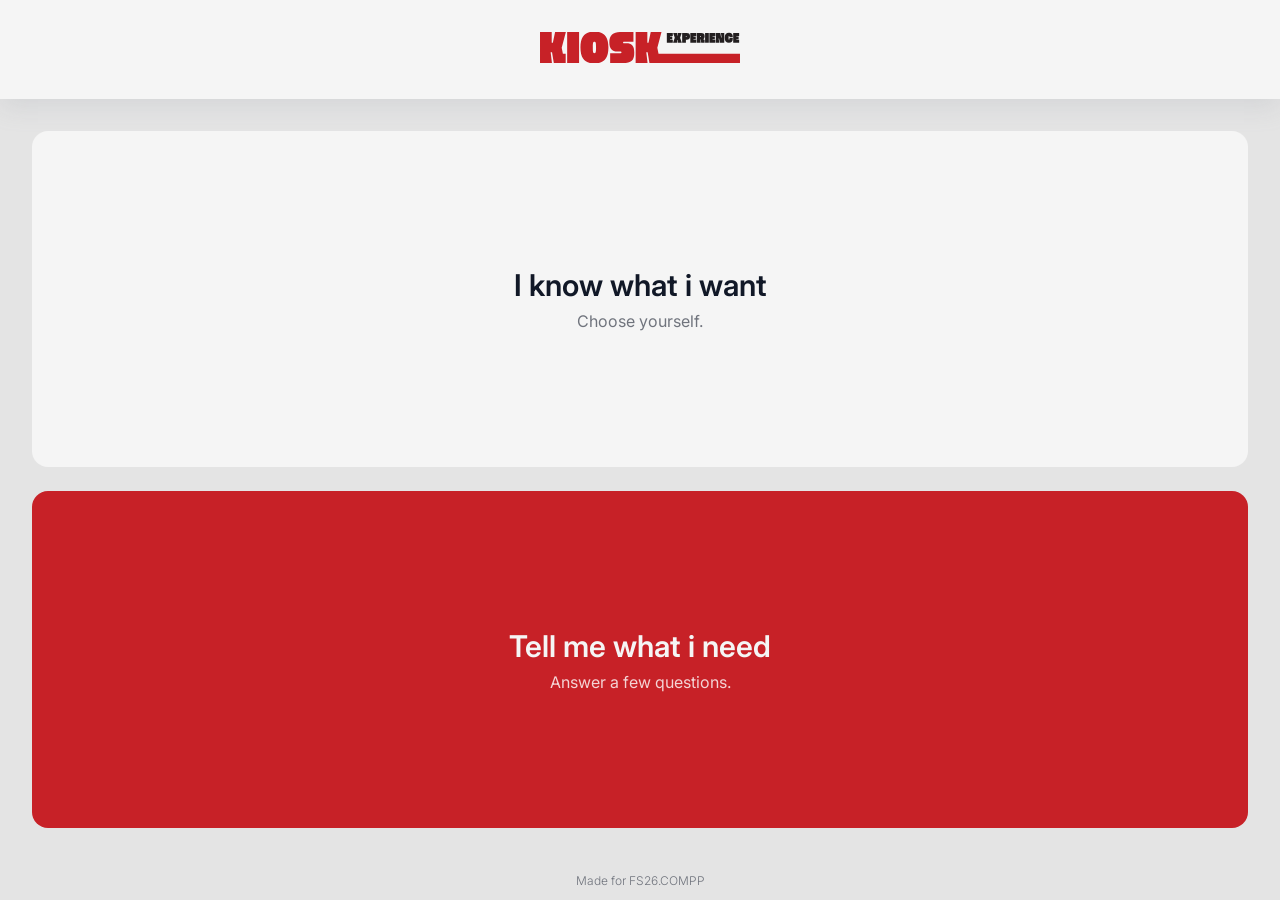
<file: templates/index.html>
<!DOCTYPE html>
<html lang="en">
<head>
    <meta charset="UTF-8">
    <meta name="viewport" content="width=device-width, initial-scale=1.0">
    <title>Home | DI Kiosk</title>
    <link rel="stylesheet" href="/static/style.css">
</head>
<body class="page-index">
    <header class="header">
        <div class="header__left">
        </div>
        <a class="header__middle" href="index.html">
            <img class="header__logo" src="/static/assets/title.svg">
        </a>
        <div class="header__right">
        </div>
    </header>

    <main>
        <a href="products.html" class="nav-card">
            <p class="nav-card__title">I know what i want</p>
            <p class="nav-card__sub">Choose yourself.</p>
        </a>
        <a href="ai.html" class="nav-card nav-card--primary">
            <p class="nav-card__title">Tell me what i need</p>
            <p class="nav-card__sub">Answer a few questions.</p>
        </a>
    </main>

    <footer class="footer">
        <p>Made for FS26.COMPP</p>
    </footer>
</body>
</html>
</file>
<file: static/style.css>
/* ====================
General styles & font import
==================== */
@import url('https://fonts.googleapis.com/css2?family=Inter:ital,opsz,wght@0,14..32,100..900;1,14..32,100..900&display=swap');

* {
    box-sizing: border-box;
    margin: 0;
    padding: 0;
}

/* ====================
Variables
==================== */

:root {
    --bg-color: #E4E4E4;
    --bg-subtle: #f9fafb;
    --card-color: #F5F5F5;

    --text-main: #111827;
    --text-muted: color-mix(in srgb, var(--text-main), white 40%);

    --accent-main: #c72127;
    --accent-muted: color-mix(in srgb, var(--accent-main), white 80%);
    --accent-green: #488502;

    --border-color: #e5e7eb;
    --border-color-strong: #d1d5db;

    --radius-regular: 16px;
    --radius-small: 8px;
}

/* ====================
Base Typography & Layout
==================== */

body {
    font-family: "Inter", sans-serif;
    color: var(--text-main);
    background-color: var(--bg-color);
    display: flex;
    flex-direction: column;
    height: 100vh;
}

a {
    text-decoration: none;
    color: inherit;
}

main {
    flex-grow: 1;
    padding: 2rem;
    overflow-y: auto;
    -webkit-overflow-scrolling: touch;
}

/* ====================
Header
==================== */

.header {
    padding: 2rem;
    display: flex;
    justify-content: space-between;
    align-items: center;
    background-color: var(--card-color);
    box-shadow: rgba(149, 157, 165, 0.2) 0px 8px 24px;
}

.header__logo {
    width: 200px;
}

.header__left, .header__right {
    width: 30px;
}

.header__icon {
    width: 30px;
}

.header__button {
    background-color: transparent;
    border: none;
    cursor: pointer;
}

/* ====================
Footer
==================== */

.footer {
    height: 40px;
    display: flex;
    justify-content: center;
    align-items: center;
    font-size: 0.75rem;
    font-weight: 300;
    color: var(--text-muted);
}

/* ====================
Page: Index
==================== */

.page-index main {
    display: flex;
    flex-direction: column;
    gap: 1.5rem;
}

.page-index .nav-card {
    flex-grow: 1;
    display: flex;
    flex-direction: column;
    justify-content: center;
    align-items: center;
    background-color: var(--card-color);
    border-radius: var(--radius-regular);
    transition: transform 0.1s ease;
}

.page-index .nav-card--primary {
    background-color: var(--accent-main);
    border: none;
}

.page-index .nav-card__title {
    font-size: 1.875rem;
    font-weight: 600;
    color: var(--text-main);
    text-align: center;
}

.page-index .nav-card__sub {
    font-size: 1rem;
    color: var(--text-muted);
    margin-top: 0.5rem;
    text-align: center;
}

.page-index .nav-card--primary .nav-card__title {
    color: var(--card-color);
}

.page-index .nav-card--primary .nav-card__sub {
    color: var(--accent-muted);
}

.page-index .nav-card:active {
    transform: scale(0.98);
}

/* ====================
Page: Products
==================== */

.page-products main {
    display: grid;
    grid-template-columns: repeat(auto-fill, minmax(150px, 1fr));
    gap: 1.5rem;
}

.product-card {
    background-color: var(--card-color);
    border-radius: var(--radius-regular);
    padding: 1rem;
    display: flex;
    flex-direction: column;
    align-items: center;
    text-align: center;
    box-shadow: 0 4px 6px rgba(0,0,0,0.05);
    transition: all 0.2s ease-in-out;
}

.product-card__image {
    width: 100px;
    height: 100px;
    object-fit: contain;
    margin-bottom: 1rem;
}

.product-card__name {
    font-size: 1.1rem;
    font-weight: 600;
    margin-bottom: 0.5rem;
    flex-grow: 1;
}

.product-card__price {
    color: var(--accent-main);
    font-weight: 700;
    font-size: 1.1rem;
}

.product-card:active {
    transform: scale(0.95);
}

/* ====================
Page: Checkout
==================== */

.page-checkout main {
    display: flex;
    justify-content: center;
    align-items: center;
}

.checkout-card {
    background-color: var(--card-color);
    padding: 2rem;
    border-radius: var(--radius-regular);
    box-shadow: 0 4px 15px rgba(0,0,0,0.1);
    width: 100%;
    max-width: 400px;
    display: flex;
    flex-direction: column;
    gap: 1.5rem;
}

.checkout-card__details {
    display: flex;
    justify-content: space-between;
    align-items: center;
    padding-bottom: 1rem;
    border-bottom: 2px dashed var(--border-color);
}

.checkout-card__name {
    font-size: 1.20rem;
    font-weight: 600;
    margin-bottom: 0.5rem;
}

.checkout-card__price {
    color: var(--accent-main);
    font-weight: 700;
    font-size: 1rem;
}

.checkout-card__product-img {
    height: 75px;
}

.checkout-card__qrcode {
    width: 220px;
    display: block;
    margin: 0 auto;
    border-radius: var(--radius-small);
}

.checkout-card__vendor-logo {
    width: 100px;
    display: block;
    margin: 0 auto;
}

/* ====================
Page: AI Chat
==================== */

.page-ai main {
    display: flex;
    flex-direction: column;
    gap: 1.5rem;
    padding: 2rem;
    max-width: 700px;
    margin: 0 auto;
    width: 100%;
}

.ai-controls {
    display: flex;
    justify-content: flex-end;
    align-items: center;
    gap: 0.5rem;
    color: var(--text-muted);
    font-size: 0.9rem;
    font-weight: 500;
}

.ai-controls select {
    padding: 0.5rem 0.75rem;
    border-radius: var(--radius-small);
    border: 1px solid var(--border-color-strong);
    background-color: var(--card-color);
    font-size: 0.9rem;
    font-family: inherit;
    font-weight: 500;
    color: var(--text-main);
    outline: none;
    transition: border-color 0.2s;
}

.ai-controls select:hover {
    border-color: var(--accent-main);
}

.chat-container {
    display: flex;
    flex-direction: column;
    gap: 1.5rem;
    padding: 1.5rem;
    background-color: var(--bg-subtle);
    border-radius: var(--radius-regular);
    border: 1px solid var(--border-color);
    min-height: 300px;
    overflow: scroll;
}

.chat-message {
    padding: 1rem 1.5rem;
    border-radius: var(--radius-regular);
    max-width: 80%;
    line-height: 1.5;
    font-size: 1.1rem;
}

.chat-message strong {
    font-weight: 600;
}

.chat-message--ai {
    background-color: var(--accent-muted);
    color: var(--text-main);
    align-self: flex-start;
    border-bottom-left-radius: var(--radius-small);
}

.chat-message--user {
    background-color: var(--card-color);
    color: var(--text-main);
    align-self: flex-end;
    border: 1px solid var(--border-color);
    border-bottom-right-radius: var(--radius-small);
}

.chat-options {
    display: grid;
    grid-template-columns: 1fr;
    gap: 1rem;
    margin-top: auto;
}

.chat-option-btn {
    background-color: var(--card-color);
    border: 1px solid var(--border-color-strong);
    border-radius: var(--radius-regular);
    padding: 1.25rem;
    font-size: 1.1rem;
    font-family: inherit;
    font-weight: 500;
    color: var(--text-main);
    cursor: pointer;
    text-align: center;
    transition: all 0.2s ease;
}

.chat-option-btn.is-red{
    background-color: var(--accent-main);
    color: var(--card-color);
}

.chat-option-btn.is-green{
    background-color: var(--accent-green);
    color: var(--card-color);
}

.chat-option-btn:active {
    transform: scale(0.97);
}

.loading-indicator {
    text-align: center;
    padding: 1.25rem;
    font-size: 1.25rem;
    font-weight: bold;
    color: var(--accent-main);
}
</file>
